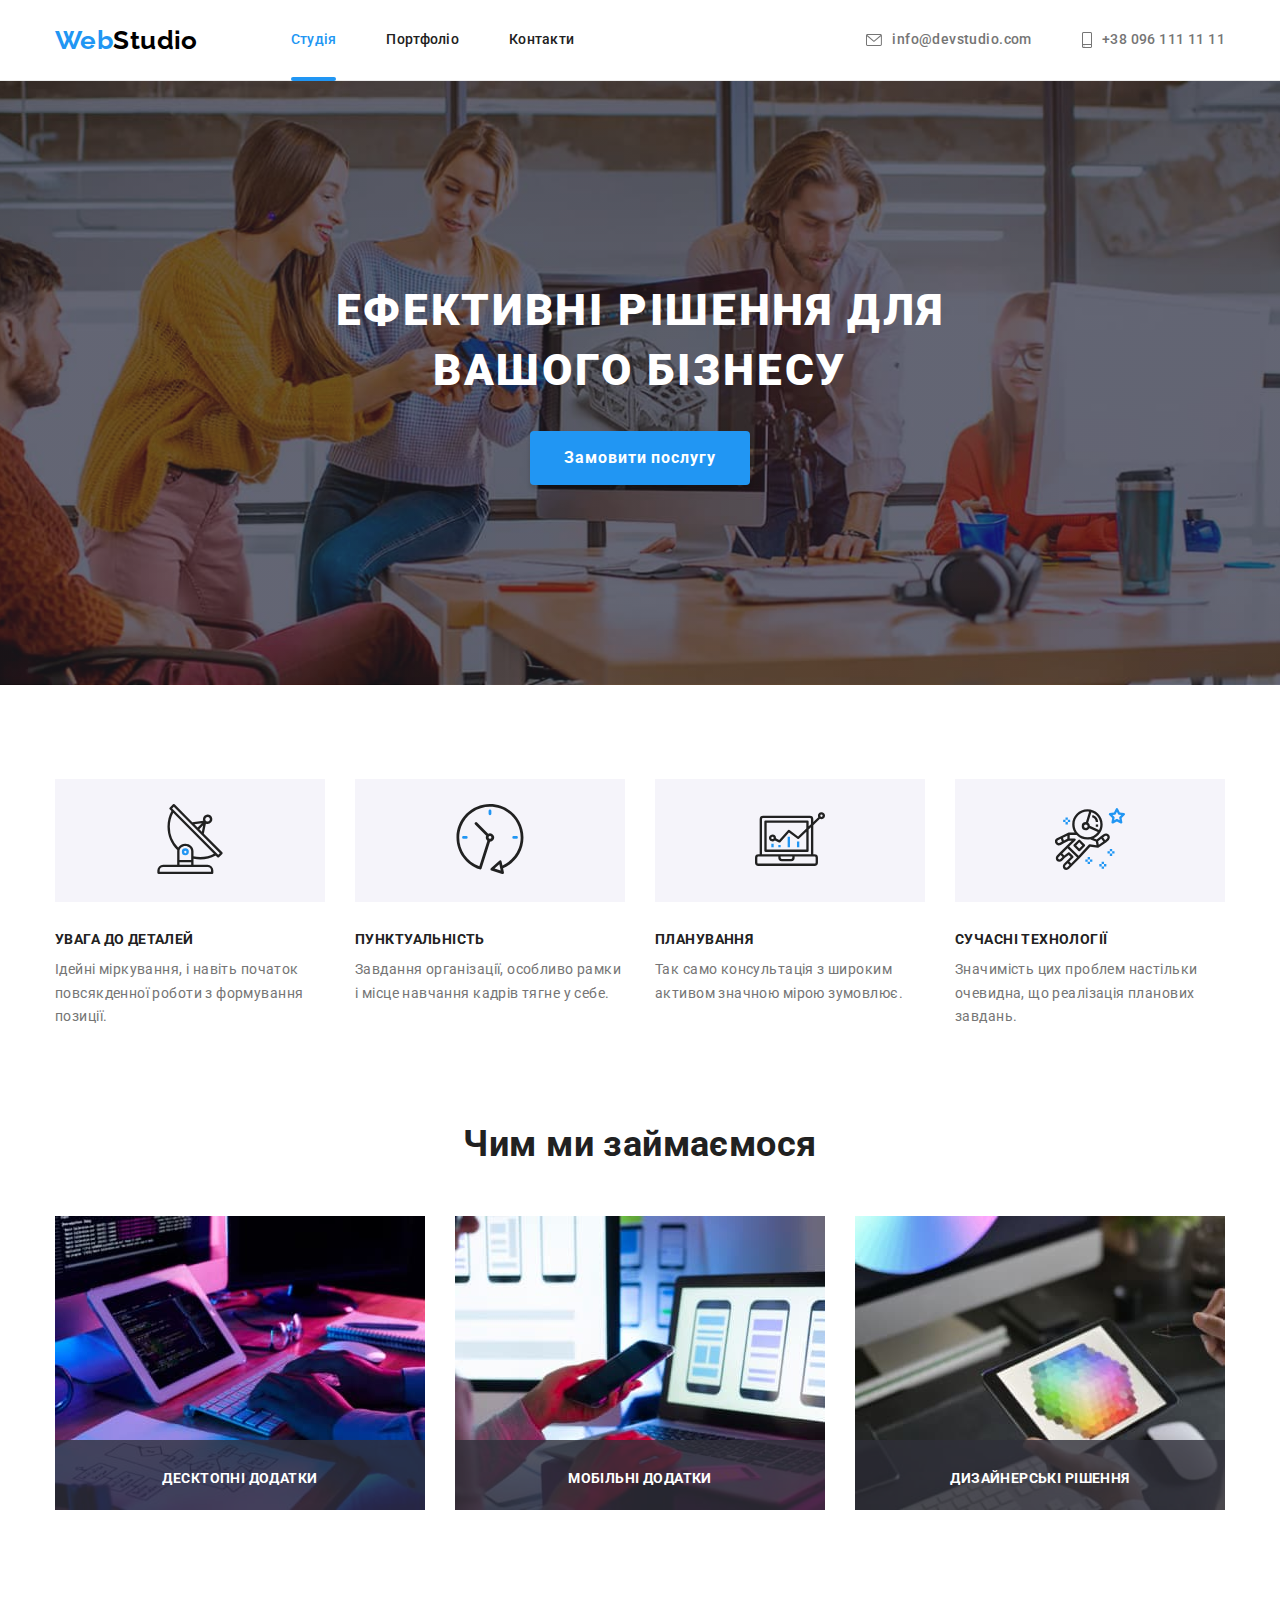
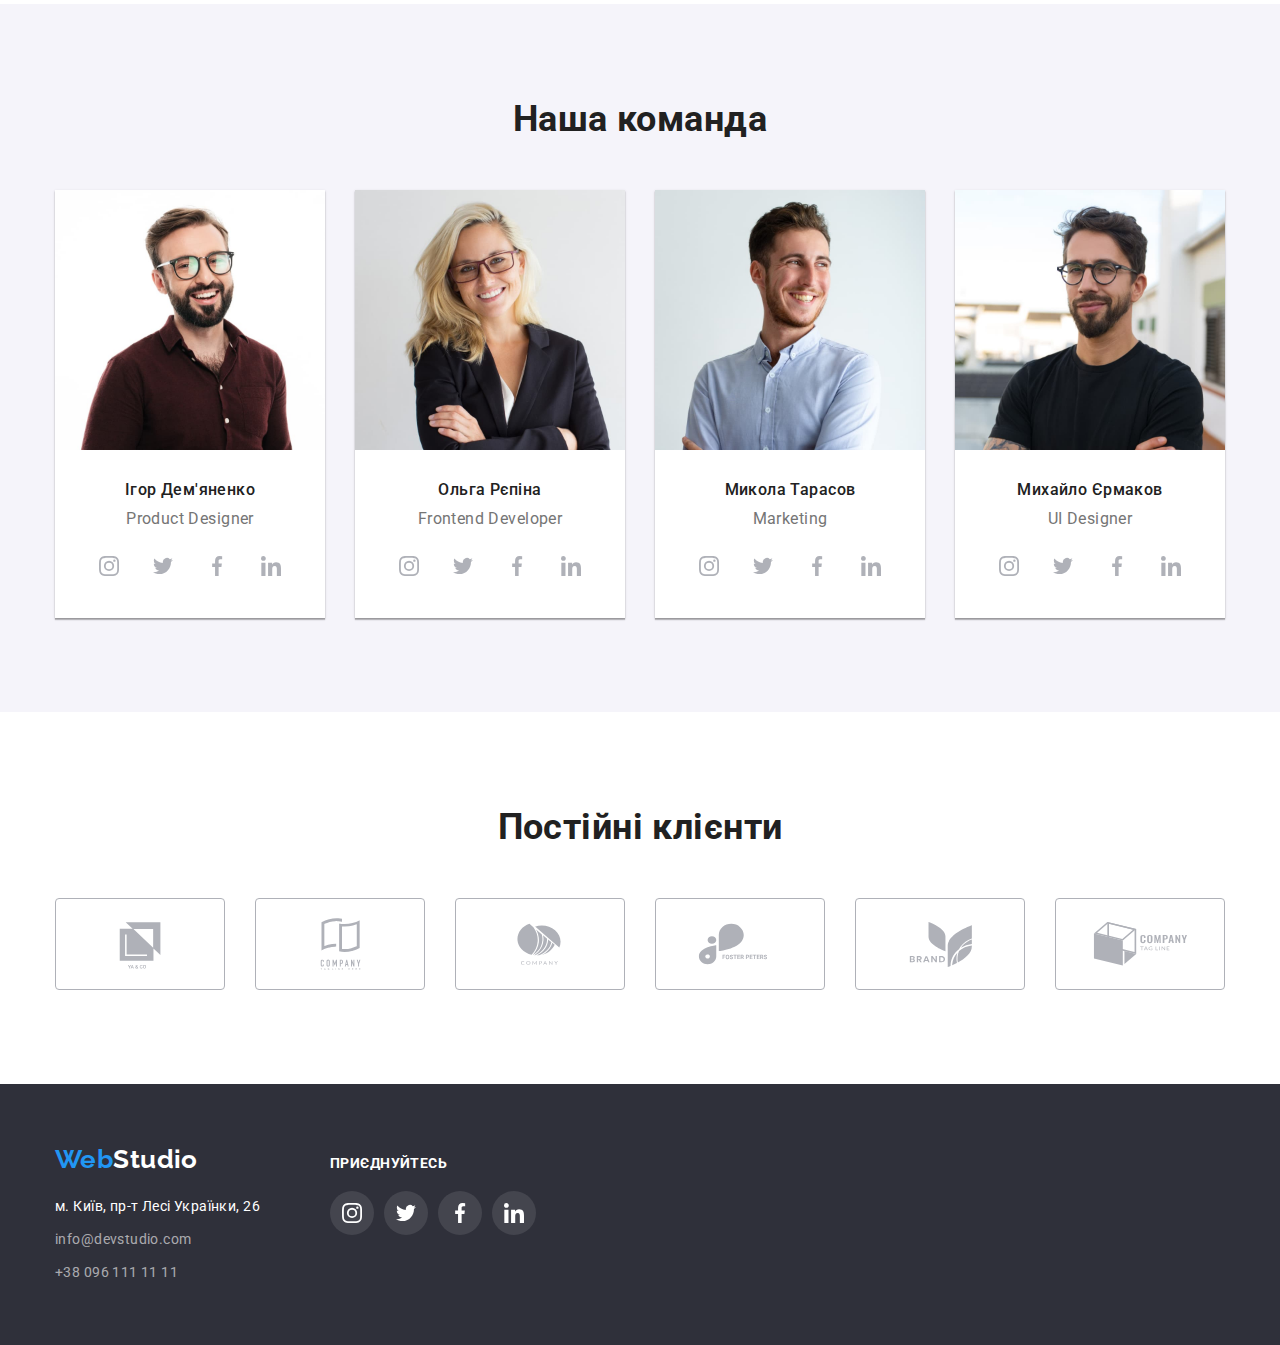
<file: index.html>
<!DOCTYPE html>
<html lang="uk">
  <head>
    <meta charset="UTF-8" />
    <meta http-equiv="X-UA-Compatible" content="IE=edge" />
    <meta name="viewport" content="width=device-width, initial-scale=1.0" />
    <title>Студія</title>
    <link rel="preconnect" href="https://fonts.googleapis.com" />
    <link rel="preconnect" href="https://fonts.gstatic.com" crossorigin />
    <link
      href="https://fonts.googleapis.com/css2?family=Raleway:wght@700&family=Roboto:wght@400;500;700;900&display=swap"
      rel="stylesheet"
    />
    <link
      rel="stylesheet"
      href="https://cdnjs.cloudflare.com/ajax/libs/modern-normalize/1.1.0/modern-normalize.min.css



    "
    />
    <link rel="stylesheet" href="./css/styles.css" />
  </head>
  <body>
    <!-- HEADER -->
    <header class="header">
      <div class="container top">
        <nav class="navigation">
          <a class="logo" href="/index.html"><span>Web</span>Studio</a>
          <ul class="nav-list list">
            <li class="item">
              <a class="link nav current" href="./index.html">Студія</a>
            </li>
            <li class="item">
              <a class="link nav" href="./portfolio.html">Портфоліо</a>
            </li>
            <li class="item"><a class="link nav" href="">Контакти</a></li>
          </ul>
        </nav>
        <ul class="contact-list list">
          <li class="item">
            <a class="link contact" href="mailto:info@devstudio.com">
              <svg class="contact-icon" width="16" height="12">
                <use href="./images/icons.svg#envelope"></use>
              </svg>
              info@devstudio.com</a
            >
          </li>
          <li class="item">
            <a class="link contact" href="tel:+380961111111">
              <svg class="contact-icon" width="10" height="16">
                <use href="./images/icons.svg#smartphone"></use>
              </svg>
              +38 096 111 11 11</a
            >
          </li>
        </ul>
      </div>
    </header>
    <main>
      <!-- HERO -->
      <section class="hero section">
        <h1 class="hero-title">
          Ефективні рішення для <br />
          вашого бізнесу
        </h1>
        <button type="button" class="hero-button" data-modal-open>
          Замовити послугу
        </button>
      </section>

      <!-- Наші переваги -->
      <section class="adv section">
        <div class="container advantages">
          <h2 class="visually-hidden">Наші переваги</h2>
          <ul class="advantages-list list">
            <li class="item">
              <div class="thumb">
                <svg class="icon" width="70" height="70">
                  <use href="./images/icons.svg#antenna"></use>
                </svg>
              </div>
              <h3 class="advantage">УВАГА ДО ДЕТАЛЕЙ</h3>
              <p class="text">
                Ідейні міркування, і навіть початок повсякденної роботи з
                формування позиції.
              </p>
            </li>
            <li class="item">
              <div class="thumb">
                <svg class="icon" width="70" height="70">
                  <use href="./images/icons.svg#clock"></use>
                </svg>
              </div>
              <h3 class="advantage">ПУНКТУАЛЬНІСТЬ</h3>

              <p class="text">
                Завдання організації, особливо рамки і місце навчання кадрів
                тягне у себе.
              </p>
            </li>
            <li class="item">
              <div class="thumb">
                <svg class="icon" width="70" height="70">
                  <use href="./images/icons.svg#diagram"></use>
                </svg>
              </div>
              <h3 class="advantage">ПЛАНУВАННЯ</h3>
              <p class="text">
                Так само консультація з широким активом значною мірою зумовлює.
              </p>
            </li>
            <li class="item">
              <div class="thumb">
                <svg class="icon" width="70" height="70">
                  <use href="./images/icons.svg#astronaut"></use>
                </svg>
              </div>
              <h3 class="advantage">СУЧАСНІ ТЕХНОЛОГІЇ</h3>
              <p class="text">
                Значимість цих проблем настільки очевидна, що реалізація
                планових завдань.
              </p>
            </li>
          </ul>
        </div>
      </section>

      <!-- ЧИМ МИ ЗАЙМАЄМОСЯ -->
      <section class="section">
        <div class="container works">
          <h2 class="title">Чим ми займаємося</h2>
          <ul class="job-list list">
            <li class="item">
              <div class="works-thumb">
                <img
                  src="./images/programing.jpg"
                  alt="Робота з комп'ютером на клавіатурі"
                  width="370"
                />
                <p class="text">Десктопні додатки</p>
              </div>
            </li>
            <li class="item">
              <div class="works-thumb">
                <img
                  src="./images/mobile.jpg"
                  alt="Робота з мобільним середовищем"
                  width="370"
                />
                <p class="text">Мобільні додатки</p>
              </div>
            </li>
            <li class="item">
              <div class="works-thumb">
                <img
                  src="./images/design.jpg"
                  alt="Дизайнерська робота"
                  width="370"
                />
                <p class="text">Дизайнерські рішення</p>
              </div>
            </li>
          </ul>
        </div>
      </section>
      <!-- НАША КОМАНДА -->

      <section class="team section">
        <div class="container">
          <h2 class="title">Наша команда</h2>
          <ul class="member-list list">
            <li class="item member">
              <img src="./images/igor.jpg" alt="Ігор Дем'яненко" width="270" />
              <div class="member-div">
                <h3 class="team-member">Ігор Дем'яненко</h3>
                <p class="description">Product Designer</p>
                <ul class="socials list">
                  <li class="item">
                    <a class="socials-link link" href=""
                      ><svg class="socials-icon" width="20" height="20">
                        <use href="./images/icons.svg#instagram"></use></svg
                    ></a>
                  </li>
                  <li class="item">
                    <a class="socials-link link" href=""
                      ><svg class="socials-icon" width="20" height="20">
                        <use href="./images/icons.svg#twitter"></use></svg
                    ></a>
                  </li>
                  <li class="item">
                    <a class="socials-link link" href=""
                      ><svg class="socials-icon" width="20" height="20">
                        <use href="./images/icons.svg#facebook"></use></svg
                    ></a>
                  </li>
                  <li class="item">
                    <a class="socials-link link" href=""
                      ><svg class="socials-icon" width="20" height="20">
                        <use href="./images/icons.svg#linkedin"></use></svg
                    ></a>
                  </li>
                </ul>
              </div>
            </li>
            <li class="item member">
              <img src="./images/olga.jpg" alt="Ольга Рєпіна" width="270" />
              <div class="member-div">
                <h3 class="team-member">Ольга Рєпіна</h3>
                <p class="description">Frontend Developer</p>
                <ul class="socials list">
                  <li class="item">
                    <a class="socials-link link" href=""
                      ><svg class="socials-icon" width="20" height="20">
                        <use href="./images/icons.svg#instagram"></use></svg
                    ></a>
                  </li>
                  <li class="item">
                    <a class="socials-link link" href=""
                      ><svg class="socials-icon" width="20" height="20">
                        <use href="./images/icons.svg#twitter"></use></svg
                    ></a>
                  </li>
                  <li class="item">
                    <a class="socials-link link" href=""
                      ><svg class="socials-icon" width="20" height="20">
                        <use href="./images/icons.svg#facebook"></use></svg
                    ></a>
                  </li>
                  <li class="item">
                    <a class="socials-link link" href=""
                      ><svg class="socials-icon" width="20" height="20">
                        <use href="./images/icons.svg#linkedin"></use></svg
                    ></a>
                  </li>
                </ul>
              </div>
            </li>
            <li class="item member">
              <img src="./images/mykola.jpg" alt="Микола Тарасов" width="270" />
              <div class="member-div">
                <h3 class="team-member">Микола Тарасов</h3>
                <p class="description">Marketing</p>
                <ul class="socials list">
                  <li class="item">
                    <a class="socials-link link" href=""
                      ><svg class="socials-icon" width="20" height="20">
                        <use href="./images/icons.svg#instagram"></use></svg
                    ></a>
                  </li>
                  <li class="item">
                    <a class="socials-link link" href=""
                      ><svg class="socials-icon" width="20" height="20">
                        <use href="./images/icons.svg#twitter"></use></svg
                    ></a>
                  </li>
                  <li class="item">
                    <a class="socials-link link" href=""
                      ><svg class="socials-icon" width="20" height="20">
                        <use href="./images/icons.svg#facebook"></use></svg
                    ></a>
                  </li>
                  <li class="item">
                    <a class="socials-link link" href=""
                      ><svg class="socials-icon" width="20" height="20">
                        <use href="./images/icons.svg#linkedin"></use></svg
                    ></a>
                  </li>
                </ul>
              </div>
            </li>
            <li class="item member">
              <img
                src="./images/mykhailo.jpg"
                alt="Михайло Єрмаков"
                width="270"
              />
              <div class="member-div">
                <h3 class="team-member">Михайло Єрмаков</h3>
                <p class="description">UI Designer</p>
                <ul class="socials list">
                  <li class="item">
                    <a class="socials-link link" href=""
                      ><svg class="socials-icon" width="20" height="20">
                        <use href="./images/icons.svg#instagram"></use></svg
                    ></a>
                  </li>
                  <li class="item">
                    <a class="socials-link link" href=""
                      ><svg class="socials-icon" width="20" height="20">
                        <use href="./images/icons.svg#twitter"></use></svg
                    ></a>
                  </li>
                  <li class="item">
                    <a class="socials-link link" href=""
                      ><svg class="socials-icon" width="20" height="20">
                        <use href="./images/icons.svg#facebook"></use></svg
                    ></a>
                  </li>
                  <li class="item">
                    <a class="socials-link link" href=""
                      ><svg class="socials-icon" width="20" height="20">
                        <use href="./images/icons.svg#linkedin"></use></svg
                    ></a>
                  </li>
                </ul>
              </div>
            </li>
          </ul>
        </div>
      </section>

      <!-- Постійні клєнти -->
      <section class="section">
        <div class="container">
          <h2 class="title">Постійні клієнти</h2>
          <ul class="clients list">
            <li class="item">
              <a class="clients-link" href=""
                ><svg class="clients-icon" width="106" height="60">
                  <use href="./images/icons.svg#logo1"></use></svg
              ></a>
            </li>
            <li class="item">
              <a class="clients-link" href=""
                ><svg class="clients-icon" width="106" height="60">
                  <use href="./images/icons.svg#logo2"></use></svg
              ></a>
            </li>
            <li class="item">
              <a class="clients-link" href=""
                ><svg class="clients-icon" width="106" height="60">
                  <use href="./images/icons.svg#logo3"></use></svg
              ></a>
            </li>
            <li class="item">
              <a class="clients-link" href=""
                ><svg class="clients-icon" width="106" height="60">
                  <use href="./images/icons.svg#logo4"></use></svg
              ></a>
            </li>
            <li class="item">
              <a class="clients-link" href=""
                ><svg class="clients-icon" width="106" height="60">
                  <use href="./images/icons.svg#logo5"></use></svg
              ></a>
            </li>
            <li class="item">
              <a class="clients-link" href=""
                ><svg class="clients-icon" width="106" height="60">
                  <use href="./images/icons.svg#logo6"></use></svg
              ></a>
            </li>
          </ul>
        </div>
      </section>
    </main>
    <!-- FOOTER -->
    <footer class="footer">
      <div class="footer-container container">
        <div class="footer-nav">
          <a class="logo" href="./index.html"><span>Web</span>Studio</a>
          <address>
            <ul class="address-list list">
              <li class="item">
                <a
                  class="address map"
                  href="https://goo.gl/maps/QpQrC3i5Bw5wUQtb8"
                  target="_blank"
                  rel="noreferrer noopener"
                  >м. Київ, пр-т Лесі Українки, 26</a
                >
              </li>
              <li class="item">
                <a class="address" href="mailto:info@devstudio.com"
                  >info@devstudio.com</a
                >
              </li>
              <li class="item">
                <a class="address" href="tel:+380961111111"
                  >+38 096 111 11 11</a
                >
              </li>
            </ul>
          </address>
        </div>
        <div class="footer-div">
          <p class="join">приєднуйтесь</p>
          <ul class="footer-socials list">
            <li class="item">
              <a class="link" href=""
                ><svg class="icon-white" width="20" height="20">
                  <use href="./images/icons.svg#instagram"></use></svg
              ></a>
            </li>
            <li class="item">
              <a class="link" href=""
                ><svg class="icon-white" width="20" height="20">
                  <use href="./images/icons.svg#twitter"></use></svg
              ></a>
            </li>
            <li class="item">
              <a class="link" href=""
                ><svg class="icon-white" width="20" height="20">
                  <use href="./images/icons.svg#facebook"></use></svg
              ></a>
            </li>
            <li class="item">
              <a class="link" href=""
                ><svg class="icon-white" width="20" height="20">
                  <use href="./images/icons.svg#linkedin"></use></svg
              ></a>
            </li>
          </ul>
        </div>
      </div>
    </footer>
    <div class="backdrop is-hidden" data-modal>
      <div class="modal">
        <button type="button" class="close" data-modal-close>
          <svg class="close-svg" width="30" height="30">
            <use href="./images/close.svg#close"></use>
          </svg>
        </button>
      </div>
    </div>

    <script src="./js/modal.js"></script>
  </body>
</html>
</file>
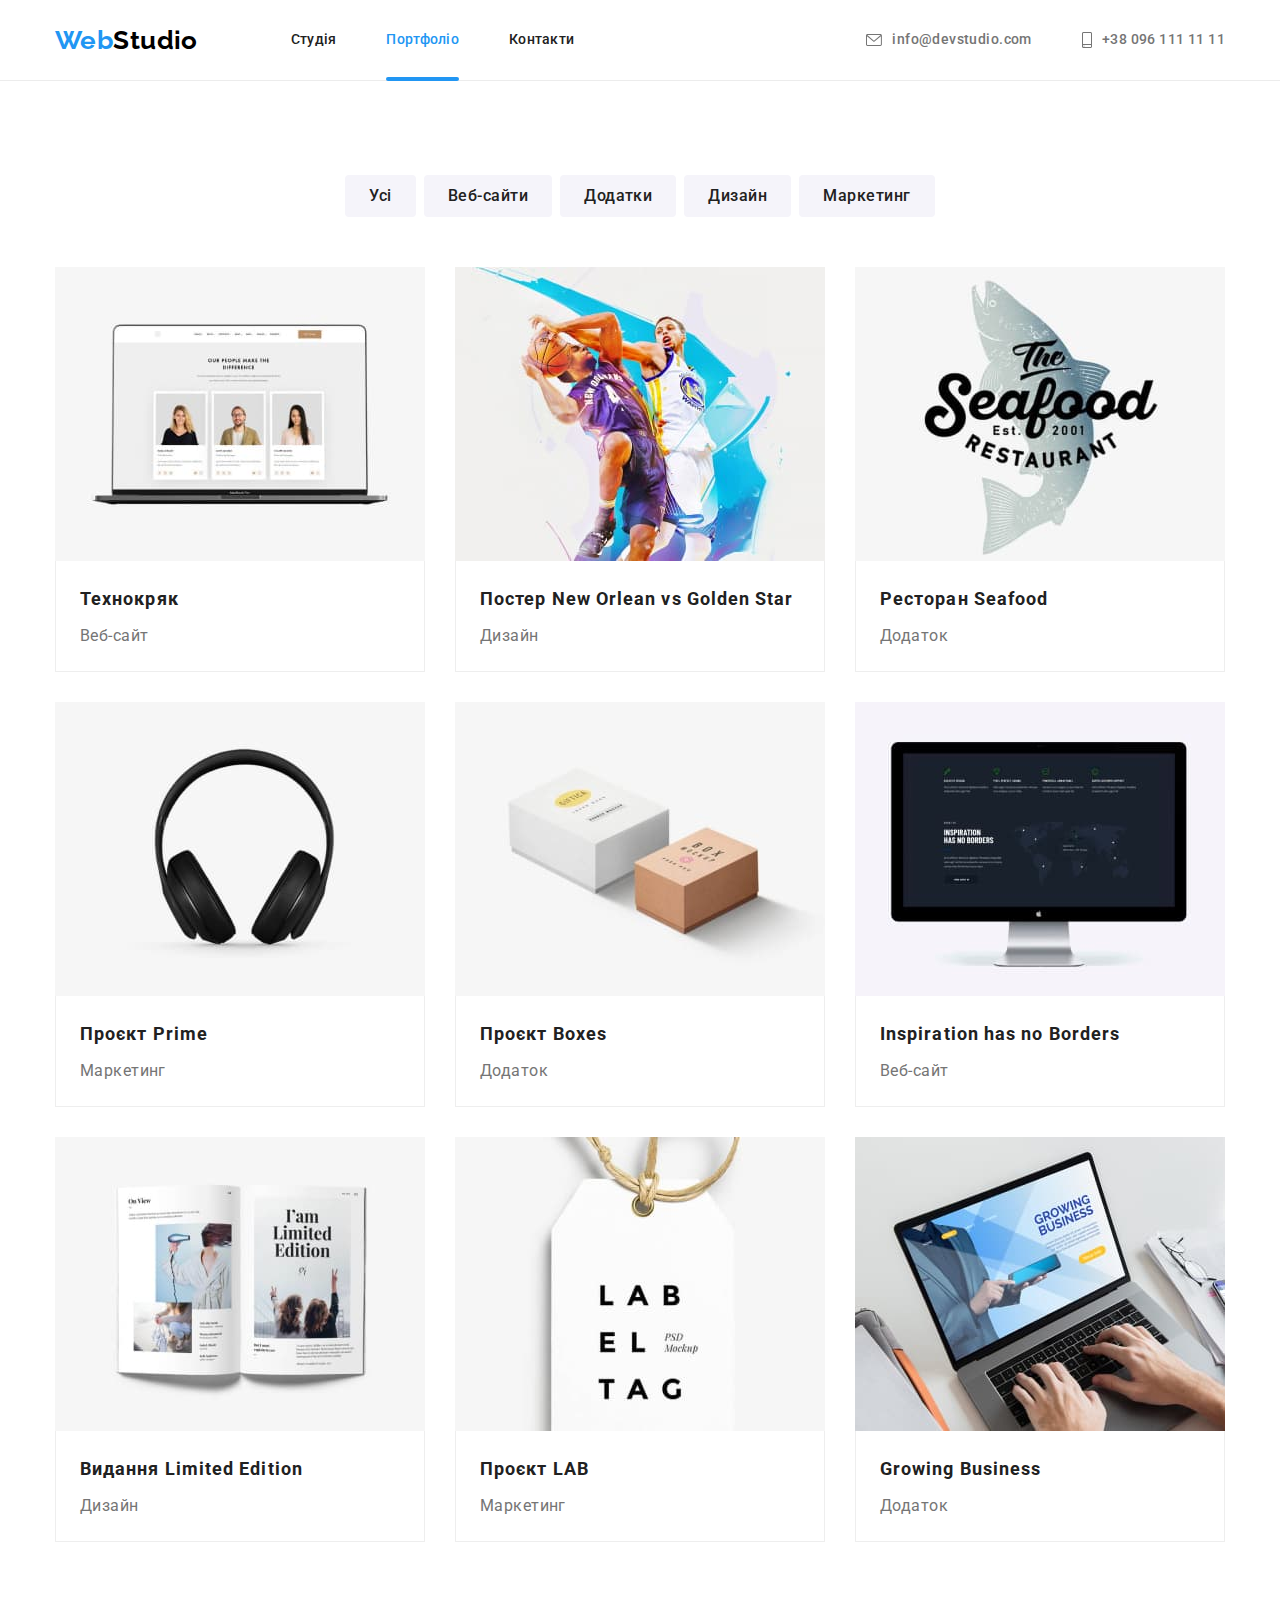
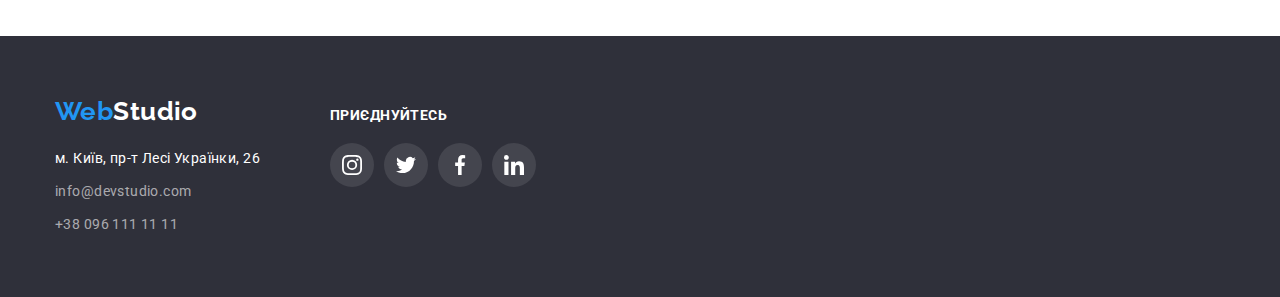
<file: portfolio.html>
<!DOCTYPE html>
<html lang="uk">
  <head>
    <meta charset="UTF-8" />
    <meta http-equiv="X-UA-Compatible" content="IE=edge" />
    <meta name="viewport" content="width=device-width, initial-scale=1.0" />
    <title>Портфоліо</title>
    <link rel="preconnect" href="https://fonts.googleapis.com" />
    <link rel="preconnect" href="https://fonts.gstatic.com" crossorigin />
    <link
      href="https://fonts.googleapis.com/css2?family=Raleway:wght@700&family=Roboto:wght@400;500;700;900&display=swap"
      rel="stylesheet"
    />
    <link
      rel="stylesheet"
      href="https://cdnjs.cloudflare.com/ajax/libs/modern-normalize/1.1.0/modern-normalize.min.css



    "
    />
    <link rel="stylesheet" href="./css/styles.css" />
  </head>
  <body>
    <header class="header">
      <div class="container top">
        <nav class="navigation">
          <a class="logo" href="/index.html"><span>Web</span>Studio</a>
          <ul class="nav-list list">
            <li class="item">
              <a class="link nav" href="./index.html">Студія</a>
            </li>
            <li class="item">
              <a class="link nav current" href="./portfolio.html">Портфоліо</a>
            </li>
            <li class="item"><a class="link nav" href="">Контакти</a></li>
          </ul>
        </nav>
        <ul class="contact-list list">
          <li class="item">
            <a class="link contact" href="mailto:info@devstudio.com">
              <svg class="contact-icon" width="16" height="12">
                <use href="./images/icons.svg#envelope"></use>
              </svg>
              info@devstudio.com</a
            >
          </li>
          <li class="item">
            <a class="link contact" href="tel:+380961111111">
              <svg class="contact-icon" width="10" height="16">
                <use href="./images/icons.svg#smartphone"></use>
              </svg>
              +38 096 111 11 11</a
            >
          </li>
        </ul>
      </div>
    </header>
    <main>
      <section class="section">
        <h1 class="visually-hidden">Наше портфоліо</h1>
        <div class="container">
          <ul class="list btn">
            <li class="item">
              <button type="button" class="filter-button">Усі</button>
            </li>
            <li class="item">
              <button type="button" class="filter-button">Веб-сайти</button>
            </li>
            <li class="item">
              <button type="button" class="filter-button">Додатки</button>
            </li>
            <li class="item">
              <button type="button" class="filter-button">Дизайн</button>
            </li>
            <li class="item">
              <button type="button" class="filter-button">Маркетинг</button>
            </li>
          </ul>
        </div>
        <div class="container">
          <ul class="card-list list">
            <li class="card">
              <a class="link" href="">
                <div class="card-thumb">
                  <img
                    src="./images/technokryack.jpg"
                    alt="Веб сторінка"
                    width="370"
                  />
                  <div class="thumb-text">
                    <p>
                      Ресурс пропонує комплексні пропозиції з різним рівнем
                      функціоналу та сервісів. Все це дозволить відвідувачу
                      отримати вичерпні відомості про компанію чи приватну
                      особу.
                    </p>
                  </div>
                </div>
                <div class="card-div">
                  <h2 class="project">Технокряк</h2>
                  <p class="project-description">Веб-сайт</p>
                </div>
              </a>
            </li>
            <li class="card">
              <a class="link" href="">
                <div class="card-thumb">
                  <img
                    src="./images/poster.jpg"
                    alt="Бостер з баскетболістами"
                    width="370"
                  />
                  <div class="thumb-text">
                    <p>
                      Ресурс пропонує комплексні пропозиції з різним рівнем
                      функціоналу та сервісів. Все це дозволить відвідувачу
                      отримати вичерпні відомості про компанію чи приватну
                      особу.
                    </p>
                  </div>
                </div>
                <div class="card-div">
                  <h2 class="project">Постер New Orlean vs Golden Star</h2>
                  <p class="project-description">Дизайн</p>
                </div>
              </a>
            </li>
            <li class="card">
              <a class="link" href="">
                <div class="card-thumb">
                  <img
                    src="./images/restaurant.jpg"
                    alt="Логотип ресторану"
                    width="370"
                  />
                  <div class="thumb-text">
                    <p>
                      Ресурс пропонує комплексні пропозиції з різним рівнем
                      функціоналу та сервісів. Все це дозволить відвідувачу
                      отримати вичерпні відомості про компанію чи приватну
                      особу.
                    </p>
                  </div>
                </div>
                <div class="card-div">
                  <h2 class="project">Ресторан Seafood</h2>
                  <p class="project-description">Додаток</p>
                </div>
              </a>
            </li>
            <li class="card">
              <a class="link" href="">
                <div class="card-thumb">
                  <img
                    src="./images/prime.jpg"
                    alt="Чорні навушники"
                    width="370"
                  />
                  <div class="thumb-text">
                    <p>
                      Ресурс пропонує комплексні пропозиції з різним рівнем
                      функціоналу та сервісів. Все це дозволить відвідувачу
                      отримати вичерпні відомості про компанію чи приватну
                      особу.
                    </p>
                  </div>
                </div>
                <div class="card-div">
                  <h2 class="project">Проєкт Prime</h2>
                  <p class="project-description">Маркетинг</p>
                </div>
              </a>
            </li>
            <li class="card">
              <a class="link" href="">
                <div class="card-thumb">
                  <img src="./images/boxes.jpg" alt="Дві коробки" width="370" />
                  <div class="thumb-text">
                    <p>
                      Ресурс пропонує комплексні пропозиції з різним рівнем
                      функціоналу та сервісів. Все це дозволить відвідувачу
                      отримати вичерпні відомості про компанію чи приватну
                      особу.
                    </p>
                  </div>
                </div>
                <div class="card-div">
                  <h2 class="project">Проєкт Boxes</h2>
                  <p class="project-description">Додаток</p>
                </div>
              </a>
            </li>
            <li class="card">
              <a class="link" href="">
                <div class="card-thumb">
                  <img
                    src="./images/inspiration.jpg"
                    alt="Веб сторінка"
                    width="370"
                  />
                  <div class="thumb-text">
                    <p>
                      Ресурс пропонує комплексні пропозиції з різним рівнем
                      функціоналу та сервісів. Все це дозволить відвідувачу
                      отримати вичерпні відомості про компанію чи приватну
                      особу.
                    </p>
                  </div>
                </div>
                <div class="card-div">
                  <h2 class="project">Inspiration has no Borders</h2>
                  <p class="project-description">Веб-сайт</p>
                </div>
              </a>
            </li>
            <li class="card">
              <a class="link" href="">
                <div class="card-thumb">
                  <img
                    src="./images/limired.jpg"
                    alt="Дизайнерська книга"
                    width="370"
                  />
                  <div class="thumb-text">
                    <p>
                      Ресурс пропонує комплексні пропозиції з різним рівнем
                      функціоналу та сервісів. Все це дозволить відвідувачу
                      отримати вичерпні відомості про компанію чи приватну
                      особу.
                    </p>
                  </div>
                </div>
                <div class="card-div">
                  <h2 class="project">Видання Limited Edition</h2>
                  <p class="project-description">Дизайн</p>
                </div>
              </a>
            </li>
            <li class="card">
              <a class="link" href="">
                <div class="card-thumb">
                  <img
                    src="./images/lab.jpg"
                    alt="Підвіска з надписом"
                    width="370"
                  />
                  <div class="thumb-text">
                    <p>
                      Ресурс пропонує комплексні пропозиції з різним рівнем
                      функціоналу та сервісів. Все це дозволить відвідувачу
                      отримати вичерпні відомості про компанію чи приватну
                      особу.
                    </p>
                  </div>
                </div>
                <div class="card-div">
                  <h2 class="project">Проєкт LAB</h2>
                  <p class="project-description">Маркетинг</p>
                </div>
              </a>
            </li>
            <li class="card">
              <a class="link" href="">
                <div class="card-thumb">
                  <img
                    src="./images/growing.jpg"
                    alt="Ноутбук з відкритим додатком"
                    width="370"
                  />
                  <div class="thumb-text">
                    <p>
                      Ресурс пропонує комплексні пропозиції з різним рівнем
                      функціоналу та сервісів. Все це дозволить відвідувачу
                      отримати вичерпні відомості про компанію чи приватну
                      особу.
                    </p>
                  </div>
                </div>
                <div class="card-div">
                  <h2 class="project">Growing Business</h2>
                  <p class="project-description">Додаток</p>
                </div>
              </a>
            </li>
          </ul>
        </div>
      </section>
    </main>
    <footer class="footer">
      <div class="footer-container container">
        <div class="footer-nav">
          <a class="logo" href="./index.html"><span>Web</span>Studio</a>
          <address>
            <ul class="address-list list">
              <li class="item">
                <a
                  class="address map"
                  href="https://goo.gl/maps/QpQrC3i5Bw5wUQtb8"
                  target="_blank"
                  rel="noreferrer noopener"
                  >м. Київ, пр-т Лесі Українки, 26</a
                >
              </li>
              <li class="item">
                <a class="address" href="mailto:info@devstudio.com"
                  >info@devstudio.com</a
                >
              </li>
              <li class="item">
                <a class="address" href="tel:+380961111111"
                  >+38 096 111 11 11</a
                >
              </li>
            </ul>
          </address>
        </div>
        <div class="footer-div">
          <p class="join">приєднуйтесь</p>
          <ul class="footer-socials list">
            <li class="item">
              <a class="link" href=""
                ><svg class="icon-white" width="20" height="20">
                  <use href="./images/icons.svg#instagram"></use></svg
              ></a>
            </li>
            <li class="item">
              <a class="link" href=""
                ><svg class="icon-white" width="20" height="20">
                  <use href="./images/icons.svg#twitter"></use></svg
              ></a>
            </li>
            <li class="item">
              <a class="link" href=""
                ><svg class="icon-white" width="20" height="20">
                  <use href="./images/icons.svg#facebook"></use></svg
              ></a>
            </li>
            <li class="item">
              <a class="link" href=""
                ><svg class="icon-white" width="20" height="20">
                  <use href="./images/icons.svg#linkedin"></use></svg
              ></a>
            </li>
          </ul>
        </div>
      </div>
    </footer>
  </body>
</html>
</file>
<file: css/styles.css>
:root {
    --brand-color: #2196F3;
    --white-color: #FFFFFF;
    --black-color: #000000;
    --background-color: #2F303A;
    --section-color: #F5F4FA;
    --text-color:#757575;
    --title-color: #212121;
    --button-active: #188CE8; 
    --address-color: rgba(255, 255, 255, 0.6);
    --button-shadow: 0px 3px 1px rgba(0, 0, 0, 0.1), 0px 1px 2px rgba(0, 0, 0, 0.08), 0px 2px 2px rgba(0, 0, 0, 0.12);
    --team-member-shadow: 0px 1px 3px rgba(0, 0, 0, 0.12), 0px 1px 1px rgba(0, 0, 0, 0.14), 0px 2px 1px rgba(0, 0, 0, 0.2);
    --hero-button-shadow: 0px 4px 4px rgba(0, 0, 0, 0.15);
    --card-gap: 30px;
    --card-border: 1px solid #EEEEEE;
    --card-shadow-hover: 0px 4px 4px rgba(0, 0, 0, 0.25);
    --clients-border: #AFB1B8;
    --hero-gradient: rgba(47, 48, 58, 0.4);
    --footer-socials-bg: rgba(255, 255, 255, 0.1);
    --hero-bg: #C4C4C4; 
    --works-section-overlay:  rgba(47, 48, 58, 0.8);
    --transition-cubic: cubic-bezier(0.4, 0, 0.2, 1);
    --backdrop-color: rgba(0, 0, 0, 0.2);
    --icon-color: #AFB1B8;
}

*,
*::before,
*::after {
  box-sizing: border-box;
}

body {
    color: var(--text-color);
    background-color: var(--white-color);
    font-family: 'Roboto', sans-serif;
    font-size: 14px;
    letter-spacing: 0.03em;

}

img {
    display: block;
    max-width: 100%;
}

ul {
    list-style-type: none;
    margin: 0;
    padding: 0;
}

h1, h2, h3, p {
    margin: 0;

}

.container {
    width: 1200px;
    margin: 0 auto;
    padding: 0 15px;

   
}


.section {
    padding: 94px 0;

}

a {
    text-decoration: none;
    font-style: normal;
}


/* HEADER */

.logo {
    font-family: 'Raleway', sans-serif;
font-style: normal;
text-decoration: none;
font-weight: 700;
font-size: 26px;
line-height: 1.19;
color: var(--black-color);
}


.logo span {color: var(--brand-color)}



.nav {
 
font-weight: 500;
line-height: 1.14;
letter-spacing: 0.02em;
color: var(--title-color);
}

.link.contact {
    color: var(--text-color);
    line-height: 1.14;
    font-weight: 500;
    display: flex;
}

.nav, .contact {
    display: block;
    padding: 32px 0;
    transition: color 250ms var(--transition-cubic);
}

  
.container.top {
    justify-content: space-between;

}

.container.top, .navigation, .nav-list, .contact-list {
    display: flex;
    align-items: center;
}


.nav-list > .item:not(:last-child) {
    margin-left: 0;
    margin-right: 50px;
}

.contact-list {
    margin: 0;
}
.contact-list > .item:not(:last-child) {
margin-right: 50px;
margin-left:0;
}

.header .logo {
   margin-right: 93px;
}

 .link.contact {
    align-items: center;
}

.contact-icon {
    fill: currentColor;
    margin-right: 10px;   

}







.nav:hover,
.nav:focus,
.contact:hover,
.contact:focus,
.address:hover,
.address:focus,
.address.map:hover,
.address.map:focus,
.current {color:var(--brand-color)}

.nav.current {
    position: relative; 
}


.current::after {
    position: absolute;
    content: "";
    width: 100%;
    height: 4px;
    left: 0;
    bottom: 0;
    background-color: var(--brand-color);
    border-radius: 2px;
   transform: translateY(1px);
}




.header {border-bottom: 1px solid #ECECEC;}

/* HERO */


.hero {
    background-color: var(--hero-bg);
    text-align: center;
    padding: 200px 0;
    background-image: linear-gradient(var(--hero-gradient), var(--hero-gradient)), url(../images/hero-bg.jpg) ;
    max-width: 1600px;
    margin: 0 auto;
    background-size: cover;
    background-position: center;
    background-repeat: no-repeat;
    
}

.hero-title {
    color: var(--white-color);
    font-weight: 900;
    font-size: 44px;
    line-height: 1.36;
    letter-spacing: 0.06em;
    text-transform: uppercase;
    margin-bottom: var(--card-gap);
}

.hero-button {
    font-family: inherit;
    color: var(--white-color);
    background-color: var(--brand-color);
    font-weight: 700;
    font-size: 16px;
    line-height: 1.87;
    text-align: center;
    letter-spacing: 0.06em;
    cursor: pointer;
    box-shadow: var(--hero-button-shadow);
    border-radius: 4px;
    border-color:transparent;
    padding: 10px 32px;
    transition: background-color 250ms var(--transition-cubic);
}

.hero-button:hover,
.hero-button:focus {
    background-color: var(--button-active);
}

/* НАШІ ПЕРЕВАГИ */

.adv.section {
    padding-bottom:0;
}

.advantage {
    color: var(--title-color);
    font-size: inherit;
    font-weight: 700;
    line-height: 1.14;
    text-transform: uppercase;
    margin-bottom: 10px;

}

.container.advantages {
  
    justify-content:center;

}

.advantages-list {
    display: flex;
    /* margin-right: calc(-1 * var(--card-gap)); */

  
}

.advantages-list .item {
    flex-basis: calc(100% - 90px / 4);
}

.advantages-list .item:not(:last-child) {
    margin-right: var(--card-gap);
}

.text {

    font-size: 14px;
    line-height: 1.71;
    letter-spacing: 0.03em;
    margin-bottom: 0;
    margin-top: 0;

}


.thumb {
    background-color:var(--section-color);
    margin-bottom: 30px;
    padding: 25px 100px;
}

/* Чим ми займаємось */

.job-list {
    display: flex;
    justify-content: center;
    /* margin-right: calc(-1 * var(--card-gap)); */
}
.job-list .item:not(:last-child) {
    margin-right: var(--card-gap);
    }

.title {
 
    color: var(--title-color);
    font-weight: 700;
    font-size: 36px;
    line-height: 1.17;
    text-align: center;
    margin-bottom: 50px;

}

.works-thumb {
    position: relative;
    
}


.works-thumb .text {
    position: absolute;
    bottom: 0;
    background-color: var(--works-section-overlay);
    font-weight: 700;
    font-size: 14px;
    text-transform: uppercase;
    color: var(--white-color);
    width: 100%;
    height: 70px;
    padding-top: 27px;
    padding-bottom: 27px;
    text-align: center;
    justify-content: center;
}

/* НАША КОМАНДА */

.team {
    background-color: var(--section-color);
}



.team.section {text-align: center;}

.team-member {
    color: var(--title-color);
    font-weight: 500;
    font-size: 16px;
    line-height: 1.19;
    margin-bottom: 10px;
   
    
}

.member-list {
    display: flex;
    justify-content: center;
    /* margin-right: calc(-1 * var(--card-gap)); */
}


    
    .item.member {
    flex-basis: calc((100% - 90px )/ 4);
    background-color: var(--white-color);
    box-shadow: var(--team-member-shadow);
}

.member-list > .item:not(:last-child) {
    margin-right: var(--card-gap);
}



.description {
    font-size: 16px;
    line-height: 1.19;
    margin-bottom: 16px;
}

.member-div {
    padding: 30px 0;
}


.socials {
    display: flex;
    justify-content: center;
}

.socials > .item:not(:last-child) {
    margin-right: 10px;
}

.socials-link {
    display: flex;
    width: 44px;
    height: 44px;
    border-radius: 50%;
    align-items: center;
    justify-content: center;
    transition: background-color 250ms var(--transition-cubic), color 250ms var(--transition-cubic);
    color: var(--icon-color);
}

.socials-icon {
    fill: currentColor;
}


.socials-link:hover,
.socials-link:focus {
    background-color: var(--brand-color);
    color: var(--white-color);
}


/* НАШІ КЛІЄНТИ */

.clients {
    display: flex;
    gap: var(--card-gap);
}

.clients > .item {
    flex-basis:calc((100% - 150px) / 6);
}


.clients-link {
    display: block;
    padding: 16px 32px;
    border: 1px solid;
    border-color: inherit;
    border-radius: 4px;
    width: 170px;
    height: 92px;
    transition: color 250ms var(--transition-cubic), border-color 250ms var(--transition-cubic);
    color: var(--icon-color);
}

.clients-icon {
    fill: currentColor;
}


.clients-link:hover,
.clients-link:focus  {
    color: var(--brand-color);
    border-color: var(--brand-color);
}



/* ФУТЕР */


.footer {
    background-color: var(--background-color);
    padding: 60px 0;  
    display: flex;
}

.footer .logo {
    color: var(--white-color);

}

.address.map {
    color: var(--white-color);
    line-height: 1.71;
    transition: color 250ms var(--transition-cubic);

}

.address {
    margin-top: 20px;
    color: var(--address-color);
    line-height: 1.71;
    transition: color 250ms var(--transition-cubic);
}



.address-list .item:not(:last-child) {
    margin-bottom: 9px;
}

address {
    margin-top: 20px;
}


.footer-div .join {
    color: var(--white-color);
    font-weight: 700;
    line-height: calc(16 / 14);
    text-transform: uppercase;
    margin-bottom: 20px;
}



.footer-container {
    display:flex;
    align-items: baseline;
    
}

.footer-nav {
    margin-right: 70px;
}


.footer-div .link {
    display: flex;
    background-color: var(--footer-socials-bg);
    width: 44px;
    height: 44px;
    border-radius: 50%;
    align-items: center;
    justify-content: center;
    transition: background-color 250ms var(--transition-cubic);

}

.footer-socials {
    display: flex;
}

.footer-socials > .item:not(:last-child) {
    margin-right: 10px;
}

.icon-white {
    fill: var(--white-color);
}

.footer-div .link:hover,
.footer-div .link:focus {
    background-color: var(--brand-color);
}


/* ПОРТФОЛІО */


.filter-button {
    
    font-family: inherit;
    font-style: normal;
    font-weight: 500;
    font-size: 16px;
    line-height: 1.63;
    letter-spacing: 0.03em;
    text-align: center;
    color: var(--title-color);
    background-color: var(--section-color);
    cursor: pointer; 
    border-radius: 4px;
    border-color: transparent;
    padding: 6px 22px;
    transition: 
    color 250ms var(--transition-cubic),
    background-color 250ms var(--transition-cubic),
    box-shadow 250ms var(--transition-cubic);

}

.filter-button:hover,
.filter-button:focus {
    color: var(--white-color);
    background-color: var(--brand-color);
    box-shadow: var(--button-shadow);
 
}


.list.btn {
    display: flex;
    margin-bottom: 50px;
    justify-content: center;
}


.list.btn > .item:not(:last-child) {
   margin-right: 8px;
}

.card-list{
    display: flex;
    flex-wrap: wrap;
    justify-content: center;

}

  .card {
    flex-basis: calc((100% - 60px) / 3);
    margin-right: var(--card-gap);
    margin-bottom: var(--card-gap);

}

.card .link {
    display: block;
    transition: box-shadow 250ms var(--transition-cubic) ;
}

.card .link:hover,
.card .link:focus {
    /* box-shadow: inset 0px 4px 4px rgba(0, 0, 0, 0.25); */
    box-shadow: var(--card-shadow-hover);
    
}



.card-list > .card:nth-child(3n) {
    margin-right: 0;
}

.card-list > .card:nth-last-child(-n + 3) {
    margin-bottom: 0;
}



.project {
    color: var(--title-color);
    font-weight: 700;
    font-size: 18px;
    line-height: 2;
    letter-spacing: 0.06em;
    margin-bottom: 4px;
}

.project-description {
    color: var(--text-color);
    font-size: 16px;
    line-height: 1.88;
 
  
} 


.card-div {
    padding: 20px 24px;
    border-left: var(--card-border);
    border-right: var(--card-border);
    border-bottom: var(--card-border);
}

.visually-hidden {
    position: absolute;
    width: 1px;
    height: 1px;
    margin: -1px;
    border: 0;
    padding: 0;
    white-space: nowrap;
    clip-path: inset(100%);
    clip: rect(0 0 0 0);
    overflow: hidden;
  }

  .card-thumb {
    position: relative;
    overflow: hidden;
  }

  .thumb-text {
    position: absolute;
    font-size: 18px;
    line-height: 1.56;
    letter-spacing: 0.03em;
    padding: 63px 24px;
    color: var(--white-color);
    background-color:rgba(33, 150, 243, 0.9);
    width: 100%;
    height: 100%;
    transition: transform 250ms var(--transition-cubic);
  }

  .card .link:hover .thumb-text,
    .card .link:focus .thumb-text  {
        transform: translateY(-100%);
    }


    /* MODAL WINDOW */

    .backdrop {
        position: fixed;
        width: 100%;
        height: 100%;
        top: 0;
        left: 0;
        background-color: var(--backdrop-color);
        opacity: 1;
        transition: opacity 250ms var(--transition-cubic);

    }

    .backdrop.is-hidden {
        opacity: 0;
        pointer-events: none;
    }

    .modal {
        position: absolute;
        top: 50%;
        left: 50%;
        transform: translate(-50%, -50%);
        background-color: var(--white-color);
        width: 528px;
        height: 581px;
        display: flex;
    }

.close {
    position: relative;
    margin-top: 8px;
    margin-left: auto;
    margin-right: 8px;
    background:var(--white-color);
    border: 1px solid rgba(0, 0, 0, 0.1);
    border-radius: 50%;
    padding: 0;
    cursor: pointer;
    width: 30px;
    height: 30px;
    display: block;
    overflow: hidden;
    transition: fill 250ms var(--transition-cubic),
    border-color 250ms var(--transition-cubic);

}

.close:hover .close-svg,
.close:focus .close-svg{
    fill: var(--brand-color);}

.close:hover,
.close:focus {
    border-color: var(--brand-color);
}


.close-svg {
position: absolute;
top: 50%;
left: 50%;
transform: translate(-50%, -50%);
}
</file>
